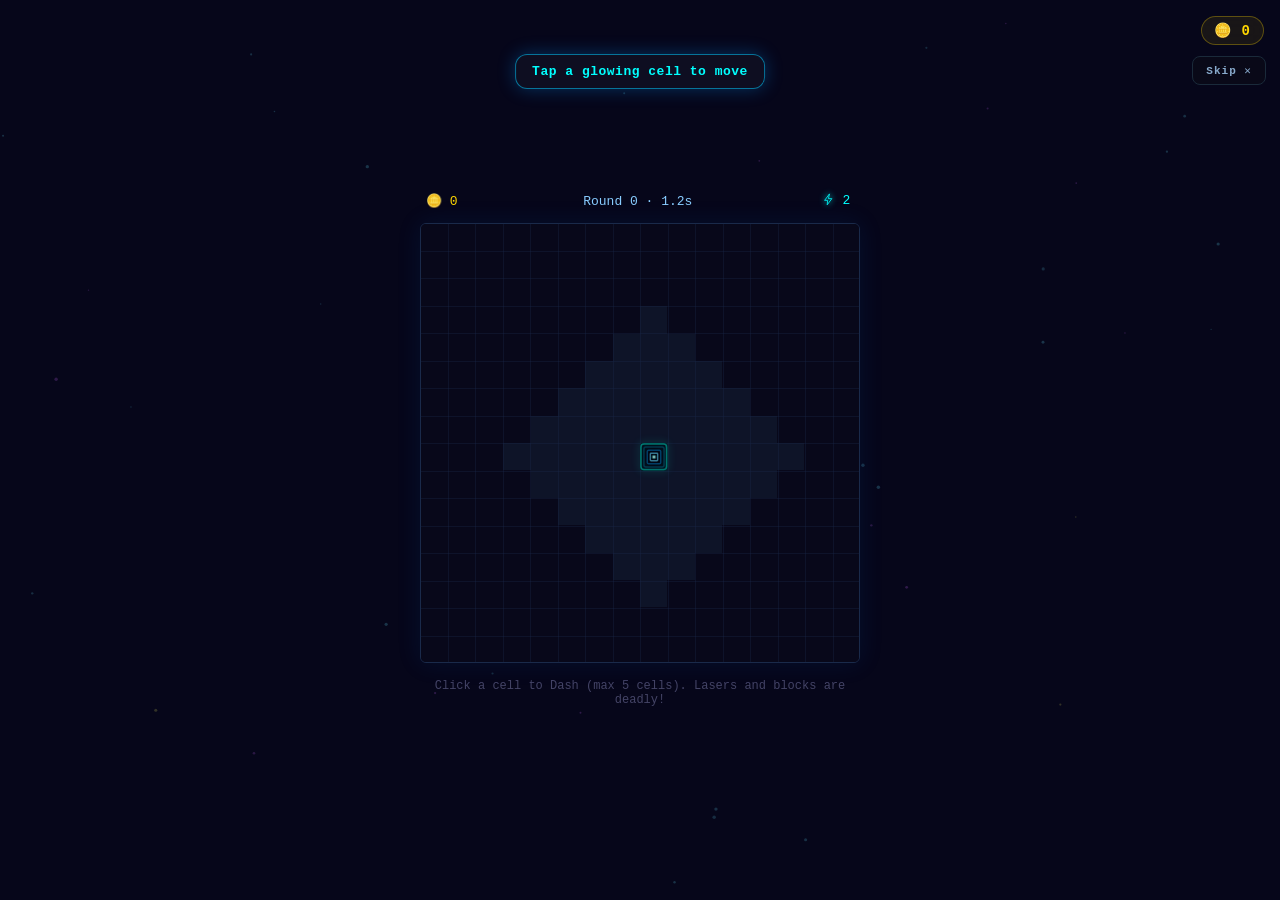
<file: index.html>
<!DOCTYPE html>
<html lang="en">
<head>
<meta charset="UTF-8">
<meta name="viewport" content="width=device-width, initial-scale=1.0, user-scalable=no">
<title>Gridlock</title><!-- [1.9.1] renamed -->
<!-- [2.0-sdk] CrazyGames SDK. Loaded first and synchronously, as CrazyGames advises, so the
     loading clock starts as early as possible. Deliberately NOT async: window.CrazyGames must
     exist by the time js/sdk.js runs, or the SDK would be permanently skipped on CrazyGames
     itself. Off CrazyGames the file simply isn't there (or reports a disabled environment) and
     js/sdk.js falls back to standalone — see the environment gate there. -->
<script src="https://sdk.crazygames.com/crazygames-sdk-v3.js"></script>
<link rel="stylesheet" href="cube_master.css?v=2.0-final">
</head>
<body>
<div id="intro-overlay"></div>
<canvas id="bg-canvas"></canvas>
<div id="menu-coins">🪙 0</div>
<!-- [2.0-capybara] Idle-menu easter egg — hidden by default, shown only by js/capybara.js
     while #screen-start is the active screen. Fixed + independent of screen-start's own
     stacking so it can be driven purely from JS regardless of which screen is on top. -->
<div id="capybara-egg" class="capybara-egg" style="display:none">
  <canvas id="capybara-sprite" class="capybara-sprite" width="18" height="10"></canvas>
  <div id="capybara-bubble" class="capybara-bubble"></div>
</div>

<!-- MAIN MENU --> <!-- [1.9.1] translated -->
<div id="screen-start" class="screen-base">
  <div id="menu-title">Gridlock<br></div>
  <div id="menu-sub">v1.0</div>

  <!-- CENTER: main game buttons --> <!-- [1.9.1] translated -->
  <div id="menu-center">
    <button class="menu-btn menu-btn-normal" id="btn-start" style="width:100%;">▶ NORMAL</button><!-- [1.9] -->
    <button class="menu-btn menu-btn-hard"   id="btn-hard"  style="width:100%;">
      🔥 HARD <span class="menu-btn-desc">1.6× faster · +3 🪙</span><!-- [1.9.1] updated multiplier -->
    </button>
    <button class="menu-btn menu-btn-modes" id="btn-modes" style="width:100%;"><svg class="ui-ico ui-ico-lead" viewBox="0 0 24 24"><!-- [2.0-deemoji] gamepad --><rect x="2.2" y="7.4" width="19.6" height="9.2" rx="4.6"/><line x1="7.4" y1="10.4" x2="7.4" y2="13.6"/><line x1="5.8" y1="12" x2="9" y2="12"/><circle cx="16.2" cy="11.2" r=".95"/><circle cx="18.4" cy="13.4" r=".95"/></svg>MODES</button><!-- [1.10] -->
    <button class="menu-btn menu-btn-tutorial" id="btn-tutorial" style="width:100%;"><svg class="ui-ico ui-ico-lead" viewBox="0 0 24 24"><!-- [2.0-deemoji] open book --><path d="M12 6.6C10.3 5.2 8.2 4.5 5.4 4.5H2.8v13.4h2.6c2.8 0 4.9.7 6.6 2.1"/><path d="M12 6.6c1.7-1.4 3.8-2.1 6.6-2.1h2.6v13.4h-2.6c-2.8 0-4.9.7-6.6 2.1"/><line x1="12" y1="6.6" x2="12" y2="20"/></svg>TUTORIAL</button>
    <button class="menu-btn" id="btn-world-switch" style="width:100%;display:none">✦ SWITCH WORLD</button><!-- [2.0-s1] -->
  </div>

  <!-- BOTTOM BAR: secondary navigation --> <!-- [1.9.1] translated -->
  <div id="menu-bar">
    <button class="menu-bar-btn" id="bar-missions">
      <span class="menu-bar-icon"><!-- [2.0-deemoji] clipboard -->
        <svg viewBox="0 0 24 24"><path d="M9 4.5H6.5A1.5 1.5 0 0 0 5 6v13.5A1.5 1.5 0 0 0 6.5 21h11a1.5 1.5 0 0 0 1.5-1.5V6a1.5 1.5 0 0 0-1.5-1.5H15"/><rect x="9" y="2.6" width="6" height="3.8" rx="1.2"/><line x1="8.5" y1="11" x2="15.5" y2="11"/><line x1="8.5" y1="14.5" x2="15.5" y2="14.5"/><line x1="8.5" y1="18" x2="13" y2="18"/></svg>
      </span>
      <span class="menu-bar-label">MISSIONS</span><!-- [1.9] -->
    </button>
    <button class="menu-bar-btn" id="bar-shop">
      <span class="menu-bar-icon"><!-- [2.0-deemoji] cart -->
        <svg viewBox="0 0 24 24"><path d="M2.6 3.4h2.6l2.4 11h9.8l2-7.4H6.2"/><circle cx="9.2" cy="19" r="1.5"/><circle cx="16.6" cy="19" r="1.5"/></svg>
      </span>
      <span class="menu-bar-label">SHOP</span><!-- [1.9] -->
    </button>
    <button class="menu-bar-btn" id="bar-stats">
      <span class="menu-bar-icon"><!-- [2.0-deemoji] bar chart -->
        <svg viewBox="0 0 24 24"><line x1="3.4" y1="20.4" x2="20.6" y2="20.4"/><line x1="7" y1="20.4" x2="7" y2="13"/><line x1="12" y1="20.4" x2="12" y2="7.5"/><line x1="17" y1="20.4" x2="17" y2="10.5"/></svg>
      </span>
      <span class="menu-bar-label">STATS</span><!-- [1.9] -->
    </button>
    <button class="menu-bar-btn" id="bar-reset">
      <span class="menu-bar-icon"><!-- [2.0-deemoji] trash -->
        <svg viewBox="0 0 24 24"><line x1="3.6" y1="6.2" x2="20.4" y2="6.2"/><path d="M5.9 6.2h12.2l-.9 13a1.5 1.5 0 0 1-1.5 1.4H8.3a1.5 1.5 0 0 1-1.5-1.4Z"/><path d="M9.3 6.2V4.4a1.4 1.4 0 0 1 1.4-1.4h2.6a1.4 1.4 0 0 1 1.4 1.4v1.8"/><line x1="10.4" y1="10.2" x2="10.4" y2="16.8"/><line x1="13.6" y1="10.2" x2="13.6" y2="16.8"/></svg>
      </span>
      <span class="menu-bar-label">RESET</span>
    </button>
  </div>
</div>

<!-- STATISTICS SCREEN --> <!-- [1.9.1] translated -->
<div id="screen-stats" class="screen-base">
  <h2><svg class="ui-ico ui-ico-lead" viewBox="0 0 24 24"><!-- [2.0-deemoji] bar chart --><line x1="3.4" y1="20.4" x2="20.6" y2="20.4"/><line x1="7" y1="20.4" x2="7" y2="13"/><line x1="12" y1="20.4" x2="12" y2="7.5"/><line x1="17" y1="20.4" x2="17" y2="10.5"/></svg>STATISTICS</h2><!-- [1.9] -->
  <div id="stats-tabs"><!-- [2.0-s3] -->
    <button class="stats-tab active" id="stats-tab-w1">⚡ WORLD 1</button>
    <button class="stats-tab" id="stats-tab-w2">✦ WORLD 2</button>
  </div>
  <div id="stats-coins-row">
    <div class="stat-coins-lbl" id="st-coins-lbl">WALLET</div><!-- [1.9] -->
    <div class="stat-coins-val" id="st-coins">0 🪙</div>
  </div>
  <div id="stats-grid">
    <div class="stat-box">
      <div class="stat-val" id="st-best-time">0s</div>
      <div class="stat-lbl">BEST TIME</div><!-- [1.9] -->
    </div>
    <div class="stat-box">
      <div class="stat-val" id="st-best-round">0</div>
      <div class="stat-lbl">BEST ROUND</div><!-- [1.9] -->
    </div>
    <div class="stat-box">
      <div class="stat-val" id="st-games">0</div>
      <div class="stat-lbl">GAMES PLAYED</div><!-- [1.9] -->
    </div>
    <div class="stat-box">
      <div class="stat-val" id="st-skins">0</div>
      <div class="stat-lbl">SKINS</div><!-- [1.9] -->
    </div>
  </div>
  <div id="stats-grid-2"><!-- [1.9.2] -->
    <div class="stat-box">
      <div class="stat-val" id="st-lasers">0</div>
      <div class="stat-lbl" id="st-lasers-lbl">LASERS DODGED</div><!-- [2.0-s3] -->
    </div>
    <div class="stat-box">
      <div class="stat-val" id="st-time">0m</div>
      <div class="stat-lbl">TIME PLAYED</div>
    </div>
    <div class="stat-box">
      <div class="stat-val" id="st-coins-total">0</div>
      <div class="stat-lbl" id="st-coins-total-lbl">COINS EARNED</div><!-- [2.0-s3] -->
    </div>
    <div class="stat-box">
      <div class="stat-val" id="st-best-combo">—</div>
      <div class="stat-lbl">BEST COMBO</div>
    </div>
  </div>
  <button id="stats-close">← BACK TO MENU</button><!-- [1.9] -->
</div>

<!-- MISSIONS SCREEN --> <!-- [1.9.1] translated -->
<div id="screen-missions" class="screen-base">
  <div id="missions-header">
    <div id="missions-title"><svg class="ui-ico ui-ico-lead" viewBox="0 0 24 24"><!-- [2.0-deemoji] clipboard --><path d="M9 4.5H6.5A1.5 1.5 0 0 0 5 6v13.5A1.5 1.5 0 0 0 6.5 21h11a1.5 1.5 0 0 0 1.5-1.5V6a1.5 1.5 0 0 0-1.5-1.5H15"/><rect x="9" y="2.6" width="6" height="3.8" rx="1.2"/><line x1="8.5" y1="11" x2="15.5" y2="11"/><line x1="8.5" y1="14.5" x2="15.5" y2="14.5"/><line x1="8.5" y1="18" x2="13" y2="18"/></svg>MISSIONS</div><!-- [1.9] -->
    <div id="missions-week-badge">Normal Day</div><!-- [2.0-s4] daily -->
  </div>
  <div id="missions-timer">Loading...</div><!-- [1.9] -->
  <div id="missions-list"></div>
  <div id="missions-bonus-card">
    <div id="missions-bonus-title"><svg class="ui-ico ui-ico-lead" viewBox="0 0 24 24"><!-- [2.0-deemoji] trophy --><path d="M7.6 3.4h8.8v5.2a4.4 4.4 0 0 1-8.8 0Z"/><path d="M7.6 4.8H4.9v1.9a3.2 3.2 0 0 0 3 3.2"/><path d="M16.4 4.8h2.7v1.9a3.2 3.2 0 0 1-3 3.2"/><line x1="12" y1="13" x2="12" y2="17"/><path d="M8.6 20.6h6.8l-.7-3.6H9.3Z"/></svg>BONUS FOR ALL MISSIONS</div><!-- [1.9] -->
    <div id="missions-bonus-desc">Complete all 3 missions</div><!-- [1.9] -->
    <button id="missions-bonus-btn" disabled>CLAIM BONUS</button><!-- [1.9] -->
  </div>
  <button id="missions-close">← BACK TO MENU</button><!-- [1.9] -->
</div>

<!-- GAME MODES SCREEN --> <!-- [1.10] -->
<div id="screen-modes" class="screen-base">
  <div id="modes-header">
    <span id="modes-title">GAME MODES</span>
  </div>
  <div id="modes-list">
    <div class="mode-card" id="mode-card-timeattack">
      <div class="mode-card-icon"><!-- [2.0-w1fix] stopwatch -->
        <svg viewBox="0 0 24 24"><circle cx="12" cy="13.5" r="7.5"/><polyline points="12,9 12,13.5 15,15.5"/><line x1="9.5" y1="2.5" x2="14.5" y2="2.5"/><line x1="12" y1="2.5" x2="12" y2="6"/></svg>
      </div>
      <div class="mode-card-name">TIME ATTACK</div>
      <div class="mode-card-desc">60 seconds — score as many rounds as possible</div>
      <div class="mode-card-status"></div>
    </div>
    <div class="mode-card" id="mode-card-hardcore">
      <div class="mode-card-icon"><!-- [2.0-w1fix] cracked heart — one life -->
        <svg viewBox="0 0 24 24"><path d="M12 20.5 3.8 12.3a4.9 4.9 0 0 1 6.9-6.9l1.3 1.3 1.3-1.3a4.9 4.9 0 0 1 6.9 6.9Z"/><polyline points="12,6.7 10,12 13.5,13.2 11.4,20.1"/></svg>
      </div>
      <div class="mode-card-name">HARDCORE</div>
      <div class="mode-card-desc">One life per day — death locks you out till midnight</div>
      <div class="mode-card-status"></div>
    </div>
    <div class="mode-card" id="mode-card-daily">
      <div class="mode-card-icon"><!-- [2.0-w1fix] calendar -->
        <svg viewBox="0 0 24 24"><rect x="3.2" y="5" width="17.6" height="16" rx="2.5"/><line x1="3.2" y1="10" x2="20.8" y2="10"/><line x1="8" y1="2.6" x2="8" y2="6.4"/><line x1="16" y1="2.6" x2="16" y2="6.4"/><circle cx="12" cy="15.5" r="1.6"/></svg>
      </div>
      <div class="mode-card-name">DAILY</div>
      <div class="mode-card-desc">Today's fixed challenge — one attempt, shared by all</div>
      <div class="mode-card-status"></div>
    </div>
  </div>
  <button class="menu-btn" id="btn-modes-back" style="width:min(300px,88vw);margin-top:8px;">← BACK</button>
</div>

<!-- [2.0-s4h] old text tutorial removed — tutorial now runs live on #app -->

<!-- WORLD CHOICE --> <!-- [2.0-s1] -->
<div id="screen-world-choice" class="screen-base">
  <div id="wc-title">✦ VOID KING DEFEATED</div>
  <div id="wc-subtitle">You have torn a rift in the grid.</div>
  <div id="wc-options">
    <div class="wc-card" id="wc-world1">
      <div class="wc-card-icon">⚡</div>
      <div class="wc-card-name">CONTINUE</div>
      <div class="wc-card-desc">Keep playing in the neon grid — Round 61 awaits</div>
    </div>
    <div class="wc-card" id="wc-world2">
      <div class="wc-card-icon">✦</div>
      <div class="wc-card-name">ENTER THE VOID</div>
      <div class="wc-card-desc">Step into the cosmic world — new dangers, new rewards</div>
    </div>
  </div>
  <div id="wc-note">You can switch worlds from the main menu at any time.</div>
</div>

<!-- CUBEK 2.0 INTRO --> <!-- [2.0-s1] -->
<div id="screen-cubek2" class="screen-base">
  <div id="cubek2-face">✦</div>
  <div id="cubek2-bubble">
    <div id="cubek2-name">CUBEK 2.0</div>
    <div id="cubek2-text"></div>
  </div>
  <button id="cubek2-next">NEXT →</button>
</div>

<!-- RESET DIALOG --> <!-- [1.9.1] translated -->
<div id="reset-dialog" style="position:fixed;inset:0;width:100vw;height:100dvh;
  background:rgba(0,0,0,.85);z-index:100;display:flex;flex-direction:column;
  align-items:center;justify-content:center;gap:16px;
  visibility:hidden;pointer-events:none;">
  <div style="font-size:16px;color:#ff4444;letter-spacing:2px;"><svg class="ui-ico ui-ico-lead" viewBox="0 0 24 24"><!-- [2.0-deemoji] trash --><line x1="3.6" y1="6.2" x2="20.4" y2="6.2"/><path d="M5.9 6.2h12.2l-.9 13a1.5 1.5 0 0 1-1.5 1.4H8.3a1.5 1.5 0 0 1-1.5-1.4Z"/><path d="M9.3 6.2V4.4a1.4 1.4 0 0 1 1.4-1.4h2.6a1.4 1.4 0 0 1 1.4 1.4v1.8"/><line x1="10.4" y1="10.2" x2="10.4" y2="16.8"/><line x1="13.6" y1="10.2" x2="13.6" y2="16.8"/></svg>RESET DATA</div><!-- [1.9] -->
  <div style="font-size:13px;color:#88aacc;text-align:center;max-width:260px;line-height:1.6;">
    Delete all coins, skins and statistics?<br>This cannot be undone.<!-- [1.9] -->
  </div>
  <div style="display:flex;gap:12px;">
    <button id="reset-confirm" style="background:#f44;color:#fff;border:none;
      padding:12px 28px;font-family:monospace;font-size:14px;font-weight:bold;
      border-radius:8px;cursor:pointer;">YES, DELETE</button><!-- [1.9] -->
    <button id="reset-cancel" style="background:#0f0f22;color:#88aacc;
      border:1.5px solid #334;padding:12px 28px;font-family:monospace;
      font-size:14px;border-radius:8px;cursor:pointer;">CANCEL</button><!-- [1.9] -->
  </div>
</div>

<!-- GAME --> <!-- [1.9.1] translated -->
<div id="app" class="screen-base">
  <div id="hud">
    <div id="hud-coins">🪙 0</div>
    <div id="hud-info">Round 0 · 0.0s</div><!-- [1.9] -->
    <!-- [2.0-deemoji] HUD icons are static SVG + a value span, so the 100ms HUD tick only
         writes text and never re-parses markup. stroke:currentColor makes each icon follow
         its element's state colour (.urgent, .bh-ready, .bh-cooldown, body.world2). -->
    <div id="hud-dash"><svg class="hud-ico" viewBox="0 0 24 24"><!-- bolt --><path d="M13.4 2.2 4.8 13.6h5.6l-.8 8.2 8.6-11.4h-5.6Z"/></svg> <span id="hud-dash-val">–</span></div>
    <div id="hud-blackhole" style="display:none"><svg class="hud-ico" viewBox="0 0 24 24"><!-- singularity --><ellipse cx="12" cy="12" rx="9.6" ry="4.4"/><circle cx="12" cy="12" r="2.9"/></svg> <span id="hud-blackhole-val"></span></div><!-- [2.0-s2] -->
    <div id="hud-timer" style="display:none"><svg class="hud-ico" viewBox="0 0 24 24"><!-- stopwatch --><circle cx="12" cy="13.5" r="7.5"/><polyline points="12,9 12,13.5 15,15.5"/><line x1="9.5" y1="2.5" x2="14.5" y2="2.5"/><line x1="12" y1="2.5" x2="12" y2="6"/></svg> <span id="hud-timer-val"></span></div><!-- [1.10] -->
    <div id="hud-combo" style="display:none"><svg class="hud-ico" viewBox="0 0 24 24"><!-- flame --><path d="M12 21.4c3.5 0 6-2.4 6-5.6 0-4.4-4.3-6-4.3-9.6 0-1.3.5-2.4 1.1-3.2-4 .9-7.3 4.3-7.3 8.6 0 1.7.7 3 .7 4.1 0 1-.7 1.7-1.5 1.7 0 2.3 2.3 4 5.3 4Z"/></svg> <span id="hud-combo-val"></span></div><!-- [1.9.2] -->
    <div id="hud-gridlock" style="display:none"><svg class="hud-ico" viewBox="0 0 24 24"><!-- bolt --><path d="M13.4 2.2 4.8 13.6h5.6l-.8 8.2 8.6-11.4h-5.6Z"/></svg> <span id="hud-gridlock-val"></span></div><!-- [1.12] -->
    <button id="hud-pause-btn" aria-label="Pause"><!-- [2.0-pause] pauses the game -->
      <svg class="hud-ico" viewBox="0 0 24 24"><rect x="6" y="4" width="4" height="16"/><rect x="14" y="4" width="4" height="16"/></svg>
    </button>
  </div>
  <div id="board-wrap">
    <div id="board"></div>
    <canvas id="anim-canvas"></canvas>
    <div id="board-tear"><!-- [2.0-s3.4] Grid Glitch lightning bolt overlay -->
      <svg id="bolt-svg" viewBox="0 0 100 100" preserveAspectRatio="none">
        <polyline id="bolt-line" vector-effect="non-scaling-stroke"></polyline>
      </svg>
    </div>
  </div>
  <div id="msg">Click a cell to Dash (max 5 cells). Lasers and blocks are deadly!</div><!-- [1.9] -->
  <div id="combo-flash"></div><!-- [1.9.2] -->
  <div id="round-mod-banner"></div><!-- [2.0-s3] -->
  <div id="tut-coach" style="display:none"></div><!-- [2.0-s4h] one-line coachmark bubble -->
  <button id="tut-skip" style="display:none">Skip ✕</button><!-- [2.0-s4h] corner skip, whole tutorial -->
</div>

<!-- [2.0-pause] PAUSE OVERLAY — same skeleton as #death-overlay, but visually distinct so the
     two states never read alike: lighter scrim, calm cyan title, no flicker animation. -->
<div id="pause-overlay">
  <div id="pause-title">PAUSED</div>
  <div style="display:flex;gap:10px;margin-top:16px;">
    <button class="btn-glass" id="pause-resume-btn" style="font-size:13px;padding:12px 20px;">▶ RESUME</button>
    <button class="btn-glass" id="pause-menu-btn" style="font-size:13px;padding:12px 20px;background:rgba(100,100,150,.15);color:#88aacc;box-shadow:none;border:1.5px solid #334;">☰ MENU</button>
  </div>
</div>

<!-- DEATH OVERLAY -->
<div id="death-overlay">
  <div id="death-title">GAME OVER</div>
  <div id="death-stats"></div>
  <!-- [2.0-ads] Rewarded offers, on their own row ABOVE the real actions so they never read as the
       primary path out of this screen. Static elements, not part of the #death-stats innerHTML
       rebuild, so their .onclick survives between deaths. js/ads-rewards.js shows them; with no
       CrazyGames SDK they stay hidden forever. -->
  <div style="display:flex;flex-direction:column;gap:8px;margin-top:4px;align-items:center;">
    <button class="btn-glass" id="death-revive-btn" style="display:none;font-size:12px;padding:10px 16px;background:linear-gradient(135deg,#00dd88,#00aa55);color:#000;">▶ WATCH AD TO CONTINUE</button>
    <button class="btn-glass" id="death-ad-btn" style="display:none;font-size:12px;padding:10px 16px;background:linear-gradient(135deg,#ffd700,#ff8800);color:#000;">▶ WATCH AD FOR 2× COINS</button>
  </div>
  <div style="display:flex;gap:10px;margin-top:4px;">
    <button class="btn-glass" id="btn-retry" style="font-size:13px;padding:12px 20px;">↺ PLAY AGAIN</button><!-- [1.9] -->
    <button class="btn-glass" id="btn-to-menu" style="font-size:13px;padding:12px 20px;background:rgba(100,100,150,.15);color:#88aacc;box-shadow:none;border:1.5px solid #334;">☰ MENU</button>
  </div>
</div>

<!-- SHOP --> <!-- [1.9.1] translated -->
<div id="shop">
  <div id="shop-header">
    <h2>SHOP</h2><!-- [1.9] -->
    <div id="shop-bal">🪙 0</div>
  </div>
  <!-- [1.9] Shop tabs -->
  <div id="shop-tabs">
    <button class="shop-tab active" id="shop-tab-cube">CUBE</button>
    <button class="shop-tab" id="shop-tab-bl">BOARD &amp; LASERS</button>
  </div>
  <div id="shop-grid"></div>
  <!-- [1.9] Board & Laser tab content -->
  <div id="shop-grid-bl" style="display:none;"></div>
  <button id="shop-close">← Back</button><!-- [1.9] -->
</div>

<!-- VOID SHOP (World 2 loot box) --> <!-- [2.0-s5c] -->
<div id="void-shop">
  <div id="void-shop-header">
    <h2>VOID SHOP</h2>
    <div id="void-bal">✦ 0</div>
  </div>
  <div id="void-opener"></div>
  <div id="void-collection"></div>
  <button id="void-shop-close">← Back</button>
</div>
<!-- VOID reveal modal (reel + item reveal) --> <!-- [2.0-s5c] -->
<div id="void-reveal">
  <div id="void-reel-viewport">
    <div id="void-reel-strip"></div>
    <div id="void-reel-pointer"></div>
  </div>
  <div id="void-reveal-card"></div>
  <button id="void-reveal-ok">CONTINUE</button>
</div>

<!-- [MODULE] LOAD ORDER IS SIGNIFICANT. These are plain scripts sharing one global
     scope (no build step - GitHub Pages serves this as-is), so any binding must be
     declared before top-level code that runs at load time uses it. Hence:
     constants -> state -> dom -> everything else -> main last.
     main.js holds all the event wiring and the bootstrap, so it must stay last. -->
<script src="js/constants.js?v=2.0-final"></script>
<script src="js/state.js?v=2.0-final"></script>
<script src="js/dom.js?v=2.0-final"></script>
<script src="js/persistence.js?v=2.0-final"></script>
<script src="js/skins.js?v=2.0-final"></script>
<script src="js/sound.js?v=2.0-final"></script>
<script src="js/board-render.js?v=2.0-final"></script>
<script src="js/hazards.js?v=2.0-final"></script>
<script src="js/rounds.js?v=2.0-final"></script>
<script src="js/bosses.js?v=2.0-final"></script>
<script src="js/world2.js?v=2.0-final"></script>
<script src="js/screens.js?v=2.0-final"></script>
<script src="js/shop.js?v=2.0-final"></script>
<script src="js/lootbox.js?v=2.0-final"></script>
<script src="js/missions.js?v=2.0-final"></script>
<script src="js/tutorial.js?v=2.0-final"></script>
<script src="js/capybara.js?v=2.0-final"></script>
<script src="js/pause.js?v=2.0-final"></script><!-- [2.0-pause] pauseGame/resumeGame — sdk.js and ads-rewards.js both call them -->
<script src="js/sdk.js?v=2.0-final"></script><!-- [2.0-sdk] after sound.js (audioCtx) and pause.js -->
<script src="js/ads-rewards.js?v=2.0-final"></script><!-- [2.0-ads] after sdk.js (ad helpers) and lootbox.js (_resolveBoxOpen) -->
<script src="js/main.js?v=2.0-final"></script>
</body>
</html>
</file>
<file: cube_master.css>
/* ═══════════════════════════════════════════════
   GRIDLOCK — Stylesheet
═══════════════════════════════════════════════ */ /* [1.9.1] renamed */

/* ═══════════════════════════════════════════════
   GRIDLOCK v1.9.1 — Premium Neon UI
   ═══════════════════════════════════════════════ */ /* [1.9.1] renamed */

* { margin:0; padding:0; box-sizing:border-box; -webkit-tap-highlight-color:transparent; }
html,body { height:100%; width:100%; overflow:hidden; overscroll-behavior:none;
  background:#06061a; color:#e0f4ff; font-family:'Courier New',monospace; position:fixed; }

/* ── LINE-ART ICONS ── */ /* [2.0-deemoji] replaces the emoji that used to sit in these slots
   stroke:currentColor is the whole trick — each icon inherits its context's colour, so every
   existing state rule (#missions-title gold, .urgent red, bh-ready purple,
   body.world2 purple) themes the icons for free, with no per-icon colour rules. */
.ui-ico { width:1em; height:1em; display:inline-block; vertical-align:-.12em; overflow:visible;
  fill:none; stroke:currentColor; stroke-width:1.5; stroke-linecap:round; stroke-linejoin:round;
  filter:drop-shadow(0 0 4px currentColor); }
.menu-bar-icon svg, .hud-ico { fill:none; stroke:currentColor; stroke-width:1.5;
  stroke-linecap:round; stroke-linejoin:round; overflow:visible; }
.menu-bar-icon svg { filter:drop-shadow(0 0 5px currentColor); }
.hud-ico { width:13px; height:13px; display:inline-block; vertical-align:-.15em;
  filter:drop-shadow(0 0 3px currentColor); }
.ui-ico-lead { margin-right:.42em; } /* icon leading a text label */

/* ── BACKGROUND PARTICLES ── */ /* [1.9.1] translated */
#bg-canvas { position:fixed; inset:0; z-index:0; pointer-events:none; opacity:.55; }

/* ── SCREEN BASE ── */
.screen-base { position:fixed; inset:0; width:100vw; height:100dvh;
  display:flex; flex-direction:column; align-items:center;
  visibility:hidden; pointer-events:none; opacity:0; transition:opacity .15s ease; } /* [1.9.3] */

/* ── MAIN MENU ── */ /* [1.9.1] translated */
#screen-start { justify-content:center; gap:0; z-index:50; background:transparent; }
#menu-bg-glow { position:absolute; top:20%; left:50%; transform:translateX(-50%);
  width:260px; height:160px; border-radius:50%;
  background:radial-gradient(ellipse,rgba(0,220,255,.08) 0%,transparent 70%);
  pointer-events:none; filter:blur(20px); }

/* LOGO */
#menu-logo-wrap { position:relative; margin-bottom:8px; text-align:center; }
#menu-title { font-size:48px; letter-spacing:10px; color:#0ff; display:block;
  text-shadow:0 0 10px #0ff, 0 0 30px #0af, 0 0 60px #08f; /* [1.9.1] fix invalid hex */
  animation:logo-float 3.5s ease-in-out infinite, logo-pulse 4s ease-in-out infinite; }
#menu-sub { font-size:10px; color:#1e3a4a; letter-spacing:4px; margin-bottom:30px;
  text-align:center; }
@keyframes logo-float {
  0%,100% { transform:translateY(0); }
  50%      { transform:translateY(-6px); }
}
@keyframes logo-pulse {
  0%,80%,100% { text-shadow:0 0 10px #0ff, 0 0 30px #0af, 0 0 60px #08f; } /* [1.9.1] fix invalid hex */
  88%          { text-shadow:0 0 20px #fff, 0 0 50px #0ff, 0 0 90px #0af, 0 0 120px #08f; }
}

/* MENU HUB — Option C */ /* [1.9.1] translated */
#screen-start { justify-content:center; gap:0; z-index:50; background:transparent; }

/* Center — main game buttons */ /* [1.9.1] translated */
#menu-center { display:flex; flex-direction:column; align-items:center;
  gap:12px; width:min(300px,88vw); z-index:1; margin-bottom:32px; }

.menu-btn-normal { font-size:18px; padding:18px 0;
  background:linear-gradient(135deg,#00d4ff,#0077ff); color:#000;
  box-shadow:0 0 24px rgba(0,180,255,.5), inset 0 1px 0 rgba(255,255,255,.2); }
.menu-btn-normal:hover { box-shadow:0 0 36px rgba(0,200,255,.75); }

.menu-btn-hard { font-size:16px; padding:15px 0;
  background:linear-gradient(135deg,#ff4400,#ff0080); color:#fff;
  box-shadow:0 0 20px rgba(255,60,0,.45), inset 0 1px 0 rgba(255,255,255,.15); }
.menu-btn-hard:hover { box-shadow:0 0 32px rgba(255,80,0,.7); }

.menu-btn-tutorial { font-size:13px; padding:11px 0;
  background:rgba(0,255,150,.06); color:#0fa;
  border:1.5px solid rgba(0,255,150,.4); }
.menu-btn-tutorial:hover { box-shadow:0 0 16px rgba(0,255,150,.3); border-color:#0fa; }

.menu-btn-modes { font-size:14px; padding:13px 0; /* [1.10] */
  background:rgba(170,0,255,.08); color:#cc44ff;
  border:1.5px solid rgba(170,0,255,.4); }
.menu-btn-modes:hover { box-shadow:0 0 18px rgba(170,0,255,.35); border-color:#cc44ff; }

/* Bottom icon bar */ /* [1.9.1] translated */
#menu-bar { display:flex; align-items:center; justify-content:center;
  gap:8px; width:min(360px,94vw); z-index:1; flex-wrap:wrap; }

.menu-bar-btn { display:flex; flex-direction:column; align-items:center; gap:4px;
  background:rgba(255,255,255,.04); border:1.5px solid rgba(255,255,255,.08);
  border-radius:14px; padding:10px 0; cursor:pointer; flex:1; min-width:56px;
  font-family:inherit; transition:transform .15s, background .15s, border-color .15s;
  -webkit-tap-highlight-color:transparent; }
.menu-bar-btn:hover  { transform:scale(1.08); background:rgba(255,255,255,.08); }
.menu-bar-btn:active { transform:scale(.94); }
.menu-bar-icon { font-size:22px; line-height:0; } /* [2.0-deemoji] line-height:0 — SVG sets its own box */
.menu-bar-icon svg { width:22px; height:22px; display:block; } /* [2.0-deemoji] see .ui-ico for fill/stroke */
.menu-bar-label { font-size:9px; letter-spacing:1px; color:#446;
  font-family:monospace; text-transform:uppercase; }

/* Bar colors */ /* [1.9.1] translated */
/* [2.0-deemoji] .menu-bar-icon carries the accent hue; the SVG inside strokes with currentColor */
#bar-missions  { border-color:rgba(255,215,0,.25); }
#bar-missions  .menu-bar-label { color:#664; }
#bar-missions  .menu-bar-icon  { color:#ffd700; }
#bar-missions.lucky    { border-color:#ffd700; animation:lucky-shimmer 1.6s infinite; }
#bar-missions.luckiest { animation:rainbow-border 1.8s linear infinite; }
#bar-shop      { border-color:rgba(0,200,255,.2); }
#bar-shop      .menu-bar-label { color:#246; }
#bar-shop      .menu-bar-icon  { color:#0cf; }
#bar-stats     { border-color:rgba(255,215,0,.15); }
#bar-stats     .menu-bar-label { color:#443; }
#bar-stats     .menu-bar-icon  { color:#ffd700; }
#bar-reset     { border-color:rgba(255,50,50,.2); }
#bar-reset     .menu-bar-label { color:#422; }
#bar-reset     .menu-bar-icon  { color:#ff4444; }

/* MENU BUTTONS */ /* [1.9.1] translated */
.menu-btn {
  width:100%; padding:15.4px 0; border:none; border-radius:14px; cursor:pointer;
  font-family:inherit; font-size:15px; font-weight:bold; letter-spacing:2px;
  display:flex; align-items:center; justify-content:center; gap:10px;
  position:relative; overflow:hidden;
  transition:transform .18s cubic-bezier(.34,1.56,.64,1), box-shadow .18s ease,
             filter .18s ease;
  will-change:transform;
  -webkit-tap-highlight-color:transparent;
}
.menu-btn::after {
  content:''; position:absolute; inset:0;
  background:linear-gradient(105deg, transparent 40%, rgba(255,255,255,.12) 50%, transparent 60%);
  transform:translateX(-100%);
  transition:transform .5s ease;
}
.menu-btn:hover::after, .menu-btn:active::after { transform:translateX(100%); }
.menu-btn:hover  { transform:scale(1.05); box-shadow:0 0 22px rgba(0,200,255,.4); } /* [1.9.3] */
.menu-btn:active { transform:scale(.97); }

.menu-btn-normal {
  background:linear-gradient(135deg,#00d4ff,#0077ff);
  color:#000; box-shadow:0 0 18px rgba(0,180,255,.45), inset 0 1px 0 rgba(255,255,255,.2);
}
.menu-btn-normal:hover { box-shadow:0 0 30px rgba(0,200,255,.7), inset 0 1px 0 rgba(255,255,255,.25); }

.menu-btn-hard {
  background:linear-gradient(135deg,#ff4400,#ff0080);
  color:#fff; box-shadow:0 0 18px rgba(255,60,0,.4), inset 0 1px 0 rgba(255,255,255,.15);
}
.menu-btn-hard:hover { box-shadow:0 0 30px rgba(255,80,0,.7), inset 0 1px 0 rgba(255,255,255,.2); }

.menu-btn-shop {
  background:rgba(0,200,255,.06); color:#0cf;
  border:1.5px solid rgba(0,200,255,.55);
  backdrop-filter:blur(6px); -webkit-backdrop-filter:blur(6px);
  box-shadow:0 0 12px rgba(0,200,255,.12), inset 0 1px 0 rgba(0,200,255,.1);
}
.menu-btn-shop:hover { box-shadow:0 0 22px rgba(0,200,255,.4); border-color:#0cf; }

.menu-btn-missions {
  background:rgba(255,215,0,.06); color:#ffd700;
  border:1.5px solid rgba(255,215,0,.55);
  backdrop-filter:blur(6px); -webkit-backdrop-filter:blur(6px);
  box-shadow:0 0 12px rgba(255,215,0,.12), inset 0 1px 0 rgba(255,215,0,.08);
}
.menu-btn-missions:hover { box-shadow:0 0 22px rgba(255,215,0,.4); border-color:#ffd700; }
.menu-btn-missions.lucky {
  animation:lucky-shimmer 1.6s ease-in-out infinite;
  border-color:#ffd700;
}
.menu-btn-missions.luckiest {
  animation:rainbow-border 1.8s linear infinite;
}
@keyframes lucky-shimmer {
  0%,100% { box-shadow:0 0 12px #ffd700, 0 0 24px #ffd70055; }
  50%      { box-shadow:0 0 22px #ffd700, 0 0 44px #ffd70088, 0 0 60px #ff880033; }
}
@keyframes rainbow-border {
  0%  { box-shadow:0 0 14px #f00;    border-color:#f00;    }
  17% { box-shadow:0 0 14px #ff8800; border-color:#ff8800; }
  33% { box-shadow:0 0 14px #ffff00; border-color:#ffff00; }
  50% { box-shadow:0 0 14px #00ff88; border-color:#00ff88; }
  67% { box-shadow:0 0 14px #0088ff; border-color:#0088ff; }
  83% { box-shadow:0 0 14px #9900ff; border-color:#9900ff; }
  100%{ box-shadow:0 0 14px #f00;    border-color:#f00;    }
}

.menu-btn-stats {
  background:rgba(255,215,0,.04); color:#ffd700;
  border:1.5px solid rgba(255,215,0,.3);
  backdrop-filter:blur(6px); -webkit-backdrop-filter:blur(6px);
}
.menu-btn-stats:hover { box-shadow:0 0 18px rgba(255,215,0,.3); }

.menu-btn-reset {
  background:rgba(255,50,50,.04); color:#f44;
  border:1.5px solid rgba(255,50,50,.35); font-size:13px;
}
.menu-btn-reset:hover { box-shadow:0 0 16px rgba(255,50,50,.3); }

.menu-btn-desc { font-size:9px; opacity:.65; letter-spacing:0; font-weight:normal; }

/* COINS COUNTER (fixed in menu) */ /* [1.9.1] translated */
#menu-coins { position:fixed; top:16px; right:16px; z-index:60;
  font-size:14px; color:#ffd700; font-weight:bold; letter-spacing:1px;
  background:rgba(255,215,0,.08); border:1px solid rgba(255,215,0,.3);
  padding:5px 12px; border-radius:20px; backdrop-filter:blur(8px);
  transition:transform .2s; }
#menu-coins.bump { animation:coin-bump .3s ease; }

/* [2.0-capybara] Idle-menu easter egg. Container is pointer-events:none so it can
   never block a real menu button; only .capybara-bubble (the clickable part) opts
   back in. z-index sits above menu-coins (60) but below every overlay. */
.capybara-egg { position:fixed; top:14px; left:14px; z-index:200;
  pointer-events:none; opacity:0; visibility:hidden;
  display:flex; align-items:flex-start;
  transition:opacity .22s ease, visibility 0s linear .22s; }
.capybara-egg.show { opacity:1; visibility:visible; transition:opacity .22s ease; }
.capybara-sprite { width:54px; height:30px; image-rendering:pixelated;
  filter:drop-shadow(0 2px 5px rgba(0,0,0,.5)); flex-shrink:0; }
.capybara-egg.show .capybara-sprite { animation:capy-pop .38s cubic-bezier(.34,1.56,.64,1) both; }
@keyframes capy-pop {
  0%   { transform:rotate(70deg) scale(.25) translate(-10px,6px); opacity:0; }
  60%  { transform:rotate(70deg) scale(1.1)  translate(0,0);      opacity:1; }
  100% { transform:rotate(70deg) scale(1)    translate(0,0);      opacity:1; }
}
.capybara-bubble { pointer-events:auto; cursor:pointer; position:relative;
  margin:0 0 0 8px; max-width:160px; align-self:center;
  background:rgba(15,15,34,.92); border:1.5px solid rgba(0,200,255,.5);
  border-radius:12px; padding:8px 12px; color:#cdeeff; font-family:inherit;
  font-size:11px; line-height:1.4; letter-spacing:.2px;
  box-shadow:0 0 14px rgba(0,180,255,.2); backdrop-filter:blur(4px);
  transition:transform .12s, border-color .12s; }
.capybara-bubble:hover  { transform:scale(1.04); border-color:#0cf; }
.capybara-bubble:active { transform:scale(.97); }
.capybara-bubble::before, .capybara-bubble::after { content:''; position:absolute;
  top:12px; border:7px solid transparent; }
.capybara-bubble::after  { left:-14px; border-right-color:rgba(0,200,255,.5); }
.capybara-bubble::before { left:-11px; border-right-color:rgba(15,15,34,.92); z-index:1; }
body.world2 .capybara-bubble { background:rgba(20,8,40,.92); border-color:rgba(204,136,255,.55); color:#e8d4ff; }
body.world2 .capybara-bubble:hover { border-color:#cc88ff; }
body.world2 .capybara-bubble::after  { border-right-color:rgba(204,136,255,.55); }
body.world2 .capybara-bubble::before { border-right-color:rgba(20,8,40,.92); }

@keyframes coin-bump {
  0%  { transform:scale(1); }
  50% { transform:scale(1.25); color:#fff; }
  100%{ transform:scale(1); }
}
.hud-bump { animation:coin-bump .3s ease; } /* [1.9.3] */
@keyframes combo-pop { /* [1.9.3] */
  0%   { transform:scale(1); }
  45%  { transform:scale(1.22); filter:brightness(1.5); }
  100% { transform:scale(1); filter:none; } }
.combo-pop { animation:combo-pop .25s ease; } /* [1.9.3] */

/* ── FLOATING COINS EFFECT ── */
.float-coin {
  position:fixed; pointer-events:none; z-index:200;
  font-size:18px; animation:float-up .9s ease-out forwards;
}
@keyframes float-up {
  0%   { opacity:1; transform:translateY(0) scale(1); }
  100% { opacity:0; transform:translateY(-70px) scale(.5); }
}
/* [2.0-ads] Ad-reward payout. Deliberately not .float-coin: it sits centre-screen over the death
   overlay (hence the higher z-index), rises slower and burns hotter, so an ad bonus never reads
   as an ordinary round payout drifting up from the menu counter. */
.ad-reward-float {
  position:fixed; left:50%; top:40%; pointer-events:none; z-index:220;
  font-family:monospace; font-size:22px; font-weight:bold;
  color:#ffd700; text-shadow:0 0 14px #ff8800, 0 0 30px #ff440066;
  animation:ad-reward-rise 1.4s cubic-bezier(.2,.8,.3,1) forwards;
}
/* [2.0-adfix] Same motion as the reward flash, deliberately drained of colour: this one reports
   that nothing was earned, so it must not read as a payout. */
.ad-note-float {
  position:fixed; left:50%; top:44%; pointer-events:none; z-index:220;
  font-family:monospace; font-size:14px; letter-spacing:1px;
  color:#88aacc; text-shadow:0 0 10px rgba(0,0,0,.9);
  animation:ad-reward-rise 1.4s cubic-bezier(.2,.8,.3,1) forwards;
}
@keyframes ad-reward-rise {
  0%   { opacity:0; transform:translate(-50%,10px) scale(.7); }
  18%  { opacity:1; transform:translate(-50%,0) scale(1.15); }
  32%  { transform:translate(-50%,-6px) scale(1); }
  100% { opacity:0; transform:translate(-50%,-90px) scale(.8); }
}
/* [2.0-ads] .de-ad carries .de-bonus too, so the ad row inherits the bonus-row styling in both
   worlds. The class exists as a hook, not as an override — a colour of its own here would fight
   body.world2's palette. */
#combo-flash { /* [1.9.2] */
  position:fixed; top:35%; left:50%; transform:translate(-50%,-50%);
  font-size:16px; font-weight:bold; color:#ff6600;
  text-shadow:0 0 12px #ff4400, 0 0 28px #ff220044;
  pointer-events:none; z-index:150; display:none; letter-spacing:2px;
  transition:opacity 0.4s ease-out; }

/* [2.0-s3] Round Randomizer banner */
#round-mod-banner { position:fixed; top:42%; left:50%; transform:translate(-50%,-50%) scale(.8);
  text-align:center; pointer-events:none; z-index:160; opacity:0; }
#round-mod-banner.show { animation:rmb-pop 1.2s ease-out forwards; }
@keyframes rmb-pop {
  0%   { opacity:0; transform:translate(-50%,-50%) scale(.6); }
  15%  { opacity:1; transform:translate(-50%,-50%) scale(1.08); }
  30%  { transform:translate(-50%,-50%) scale(1); }
  80%  { opacity:1; }
  100% { opacity:0; transform:translate(-50%,-50%) scale(1); }
}
.rmb-name { font-size:24px; font-weight:bold; letter-spacing:3px; color:#ffd700;
  text-shadow:0 0 14px #ff9900, 0 0 30px #ff660066; }
.rmb-hint { font-size:12px; letter-spacing:2px; color:#0cf; margin-top:4px; }
/* World 2 cosmic styling for the banner */
body.world2 .rmb-name { color:#ffd700; text-shadow:0 0 14px #cc88ff, 0 0 30px #9b59b688; }
body.world2 .rmb-hint { color:#cc88ff; }
/* Brief board glow when a modifier starts */
#board-wrap.mod-flash #board { box-shadow:0 0 30px rgba(255,200,60,.55), inset 0 0 18px rgba(255,180,40,.3); }
body.world2 #board-wrap.mod-flash #board { box-shadow:0 0 30px rgba(155,89,182,.6), inset 0 0 18px rgba(204,136,255,.35); }
/* [2.0-s3.4] GRID GLITCH — jagged lightning bolt: displaced tinted halves + bright SVG seam */
#board-tear { position:absolute; inset:0; pointer-events:none; z-index:6; display:none; border-radius:6px; overflow:hidden; }
#board-wrap.board-tear #board-tear { display:block; }
#board-wrap.board-tear #board-tear::before,
#board-wrap.board-tear #board-tear::after {
  content:''; position:absolute; inset:-2px; }
#board-wrap.board-tear #board-tear::before { /* side A — offset −, no fill (only the bolt seam shows) */
  clip-path:var(--tear-a);
  transform:translate(calc(var(--tear-ox) * -1), calc(var(--tear-oy) * -1));
  background:transparent;
  filter:drop-shadow(0 0 3px rgba(140,240,255,.9)); }   /* glow traces the jagged cut */
#board-wrap.board-tear #board-tear::after { /* side B — offset + */
  clip-path:var(--tear-b);
  transform:translate(var(--tear-ox), var(--tear-oy));
  background:transparent;
  filter:drop-shadow(0 0 3px rgba(255,150,255,.9)); }
/* bright cyan+magenta bolt traced over the seam at any angle (static SVG, no per-frame cost) */
#bolt-svg { position:absolute; inset:0; width:100%; height:100%; pointer-events:none; opacity:0; }
#board-wrap.board-tear #bolt-svg { opacity:1; animation:bolt-flicker .9s steps(4) infinite; }
#bolt-line { fill:none; stroke:#dffcff; stroke-width:2; stroke-linejoin:round; stroke-linecap:round;
  filter:drop-shadow(0 0 4px rgba(0,225,255,.95)) drop-shadow(0 0 7px rgba(255,60,220,.9)); }
@keyframes bolt-flicker { 0%,100% { opacity:1; } 50% { opacity:.78; } } /* subtle live crackle (opacity only) */
/* strong one-shot strike shake on activation, settling fast (transform translate only) */
#board-wrap.bolt-strike { animation:bolt-strike .45s ease-out both; }
@keyframes bolt-strike {
  0%  { transform:translate(0,0); }
  10% { transform:translate(-7px,5px); }
  22% { transform:translate(6px,-5px); }
  35% { transform:translate(-5px,-4px); }
  48% { transform:translate(4px,4px); }
  62% { transform:translate(-3px,2px); }
  76% { transform:translate(2px,-2px); }
  88% { transform:translate(-1px,1px); }
  100%{ transform:translate(0,0); } }

/* ── SCREEN TRANSITIONS ── */ /* [1.9.1] translated */
/* Each screen inherits .screen-base */

/* ── MISSIONS SCREEN ── */ /* [1.9.1] translated */
#screen-missions { z-index:50; overflow-y:auto; padding:20px 14px 20px; gap:0;
  background:radial-gradient(ellipse at top, #0a0a1e 0%, #06061a 60%); }
#missions-header { width:100%; max-width:420px; display:flex; align-items:center;
  justify-content:space-between; margin-bottom:6px; }
#missions-title  { font-size:18px; color:#ffd700; letter-spacing:3px; }
#missions-week-badge { font-size:11px; padding:4px 12px; border-radius:20px;
  background:rgba(255,215,0,.08); border:1px solid rgba(255,215,0,.4); color:#ffd700;
  backdrop-filter:blur(4px); }
#missions-week-badge.lucky    { border-color:#ffd700; animation:lucky-shimmer 1.6s infinite; }
#missions-week-badge.luckiest { animation:rainbow-border 1.8s linear infinite; }
#missions-timer { font-size:11px; color:#334; text-align:center; margin-bottom:10px;
  width:100%; max-width:420px; }
.mission-card { width:100%; max-width:420px; margin-bottom:10px;
  background:rgba(12,12,30,.8); border:1.5px solid #1a2a4a; border-radius:14px;
  padding:14px; backdrop-filter:blur(6px);
  animation:card-in .25s ease both; }
@keyframes card-in { from{opacity:0;transform:translateY(10px)} to{opacity:1;transform:none} }
.mission-card.done    { border-color:rgba(255,215,0,.4); }
.mission-card.claimed { border-color:#1a1a2a; opacity:.5; }
.mission-top { display:flex; align-items:flex-start; justify-content:space-between; margin-bottom:8px; }
.mission-name   { font-size:13px; color:#bbc; line-height:1.4; flex:1; }
.mission-reward { font-size:12px; color:#ffd700; white-space:nowrap; margin-left:8px; font-weight:bold; }
.mission-progress-wrap { background:#0a0a1a; border-radius:6px; height:7px; overflow:hidden; margin-bottom:5px; }
.mission-progress-bar { height:100%; border-radius:6px;
  background:linear-gradient(90deg,#0cf,#08f); transition:width .5s ease; }
.mission-card.done .mission-progress-bar { background:linear-gradient(90deg,#ffd700,#ff8800); }
.mission-progress-text { font-size:10px; color:#334; display:flex; justify-content:space-between; }
.mission-claim-btn { width:100%; margin-top:10px; padding:9px 0;
  background:linear-gradient(135deg,#ffd700,#ff8800); color:#000;
  border:none; border-radius:10px; font-family:inherit; font-size:13px;
  font-weight:bold; cursor:pointer; letter-spacing:1px;
  transition:transform .15s, box-shadow .15s; }
.mission-claim-btn:hover { transform:scale(1.02); box-shadow:0 0 16px #ffd70066; }
#missions-bonus-card { width:100%; max-width:420px; margin-bottom:10px; text-align:center;
  background:rgba(12,12,30,.8); border:1.5px solid rgba(255,215,0,.15);
  border-radius:14px; padding:16px; backdrop-filter:blur(6px); }
#missions-bonus-card.ready  { border-color:#ffd700; box-shadow:0 0 18px rgba(255,215,0,.2); }
#missions-bonus-card.claimed { opacity:.45; }
#missions-bonus-title { font-size:13px; color:#ffd700; margin-bottom:4px; }
#missions-bonus-desc  { font-size:11px; color:#446; margin-bottom:8px; }
#missions-bonus-btn   { padding:10px 24px; background:linear-gradient(135deg,#ffd700,#ff6600);
  color:#000; border:none; border-radius:10px; font-family:inherit; font-size:14px;
  font-weight:bold; cursor:pointer; transition:transform .15s; }
#missions-bonus-btn:hover:not(:disabled) { transform:scale(1.04); }
#missions-bonus-btn:disabled { background:#151525; color:#334; cursor:default; }
#missions-close { margin-top:6px; background:none; border:1px solid #1a2a3a; color:#334;
  font-family:inherit; font-size:12px; padding:9px 28px; border-radius:8px; cursor:pointer;
  transition:color .15s, border-color .15s; }
#missions-close:hover { color:#88aacc; border-color:#334; }

/* ── PIN SCREEN ── */ /* [1.9.1] translated */

/* ── TESTER SCREEN ── */ /* [1.9.1] translated */

/* ── STATISTICS SCREEN ── */ /* [1.9.1] translated */
#screen-stats { z-index:50; justify-content:center; gap:16px; padding:20px 16px;
  background:radial-gradient(ellipse at center, #0a0a1e 0%, #06061a 70%); }
#screen-stats h2 { font-size:22px; color:#ffd700; letter-spacing:4px;
  text-shadow:0 0 12px #ffd70066; }
#stats-grid { display:grid; grid-template-columns:1fr 1fr; gap:12px; width:min(280px,85vw); }
#stats-grid-2 { display:grid; grid-template-columns:1fr 1fr; gap:12px; width:min(280px,85vw); } /* [1.9.2] */
.stat-box { background:rgba(15,15,34,.8); border:1.5px solid #1e1e3a; border-radius:12px;
  padding:16px 10px; display:flex; flex-direction:column; align-items:center; justify-content:center; gap:4px;
  backdrop-filter:blur(6px); }
.stat-val { font-size:28px; font-weight:bold; color:#0ff; text-shadow:0 0 10px #0ff; text-align:center; } /* [1.9.1] [1.10.2] */
.stat-lbl { font-size:10px; color:#446; letter-spacing:1px; text-align:center; }
#stats-coins-row { width:min(280px,85vw); background:rgba(15,15,34,.8);
  border:1.5px solid rgba(255,215,0,.2); border-radius:12px; padding:14px;
  display:flex; align-items:center; justify-content:space-between;
  backdrop-filter:blur(6px); }
.stat-coins-val { font-size:28px; color:#ffd700; font-weight:bold; text-shadow:0 0 10px #ffd70066; }
.stat-coins-lbl { font-size:10px; color:#664; letter-spacing:1px; }
#stats-close { background:none; border:1.5px solid #1e2a3a; color:#446;
  border-radius:10px; padding:11px 28px; font-family:inherit; font-size:13px;
  cursor:pointer; transition:color .15s, border-color .15s; }
#stats-close:hover { color:#88aacc; border-color:#334; }

/* [2.0-s3] Stats World 1 / World 2 tabs */
#stats-tabs { display:flex; gap:8px; width:min(280px,85vw); }
.stats-tab { flex:1; padding:9px 0; background:rgba(255,255,255,.04);
  border:1.5px solid rgba(255,255,255,.1); border-radius:10px; color:#446;
  font-family:inherit; font-size:12px; font-weight:bold; letter-spacing:2px;
  cursor:pointer; transition:background .15s, border-color .15s, color .15s; }
.stats-tab:hover { background:rgba(0,200,255,.06); border-color:rgba(0,200,255,.3); color:#0cf; }
.stats-tab.active { background:rgba(0,200,255,.1); border-color:#0cf; color:#0cf; box-shadow:0 0 10px rgba(0,200,255,.2); }
/* World 2 tab active → cosmic purple/gold */
#stats-tab-w2.active { background:rgba(155,89,182,.12); border-color:#9b59b6; color:#cc88ff; box-shadow:0 0 10px rgba(155,89,182,.25); }

/* [2.0-s3] Cosmic styling when viewing World 2 stats — scoped to the screen, not body.world2,
   so the World 1 tab is always cyan and the World 2 tab is always cosmic. */
#screen-stats.stats-w2 { background:radial-gradient(ellipse at center, #0d0020 0%, #030310 70%); }
#screen-stats.stats-w2 h2 { color:#cc88ff; text-shadow:0 0 12px #9b59b6; }
#screen-stats.stats-w2 .stat-box { background:rgba(20,8,40,.8); border-color:#2a1a4a; }
#screen-stats.stats-w2 .stat-val { color:#cc88ff; text-shadow:0 0 10px #9b59b6; }
#screen-stats.stats-w2 .stat-lbl { color:#74589a; }
#screen-stats.stats-w2 #stats-coins-row { border-color:rgba(255,215,0,.3); }
#screen-stats.stats-w2 .stat-coins-val { color:#ffd700; }
#screen-stats.stats-w2 .stat-coins-lbl { color:#8a7a3a; }
#screen-stats.stats-w2 #stats-close:hover { color:#cc88ff; border-color:#9b59b6; }

/* ── GAME ── */ /* [1.9.1] translated */
#app { z-index:10; justify-content:center; }

/* HUD */
#hud { height:32px; margin-bottom:6px; width:100%; max-width:440px;
  display:flex; align-items:center; justify-content:space-between; padding:0 6px;
  touch-action:manipulation; position:relative; z-index:5; }
#hud-coins { font-size:13px; color:#ffd700; }
#hud-info  { font-size:13px; color:#88ccff; }
#hud-dash  { font-size:13px; color:#0ff; min-width:36px; text-align:center; }
#hud-blackhole { font-size:12px; min-width:54px; text-align:center; letter-spacing:.5px; } /* [2.0-s2] */
#hud-blackhole.bh-ready    { color:#cc88ff; text-shadow:0 0 8px rgba(155,89,182,.7); animation:bh-pulse .7s infinite alternate; }
#hud-blackhole.bh-cooldown { color:#665577; }
@keyframes bh-pulse { from { opacity:1; } to { opacity:.5; } }
#hud-combo { font-size:11px; color:#ff6600; min-width:40px; text-align:right; display:none; } /* [1.9.2] */

/* BOARD + CANVAS */ /* [1.9.1] translated */
#board-wrap { position:relative; flex:0 0 auto; touch-action:none; }
#board { display:grid; background:#08081a; border:1.5px solid #1a2a4a;
  border-radius:6px; overflow:hidden;
  box-shadow:0 0 24px rgba(0,100,200,.12), inset 0 0 16px rgba(0,0,30,.4); }
#anim-canvas { position:absolute; inset:0; pointer-events:none; border-radius:6px; }

/* CELLS */ /* [1.9.1] translated */
.cell { background:var(--board-bg,#08081a); border:none; min-width:0; min-height:0; width:100%; height:100%; } /* [1.9] CSS var for board skin */
.cube         { border-radius:3px; }
.dashable     { background:#0e1428; }
/* [2.0-w1fix] burnt orange, not purple — the telegraph was reading as a reward tile */
.block-charge  { background:#6b3000 !important; border-radius:2px; opacity:.6; }
.block         { background:#d2610a !important; border-radius:2px; }
.laser-charge  { background:#992200 !important; }
.laser-fire    { background:#ff3300 !important; box-shadow:inset 0 0 4px #ff6600; }
.boss-shockwave { background:rgba(140,0,0,.65) !important; box-shadow:inset 0 0 6px #ff0000 !important; } /* [1.11] */
/* [2.0-s4b] World 2 boss combat markers */
.hit-plate { background:radial-gradient(circle, #ffe27a 0%, #d9a020 70%, #8a6010 100%) !important; border-radius:3px;
  box-shadow:0 0 10px rgba(255,210,90,.9), inset 0 0 6px rgba(255,255,200,.8) !important; animation:hp-pulse .6s infinite alternate; }
@keyframes hp-pulse { from { opacity:1; } to { opacity:.55; } }
.w2-turret { background:radial-gradient(circle, #fff2c0 0%, #ffb030 60%, #a05000 100%) !important; border-radius:2px;
  box-shadow:0 0 8px rgba(255,170,40,.9) !important; }
.w2-turret-charge { box-shadow:0 0 12px rgba(255,90,40,.95), inset 0 0 6px rgba(255,40,0,.8) !important;
  animation:wt-charge .18s steps(2) infinite; }
@keyframes wt-charge { 0%,100% { background:rgba(255,80,40,.7) !important; } 50% { background:rgba(255,200,60,.85) !important; } }
.cell-destroyed { background:repeating-linear-gradient(45deg, #18002e, #18002e 3px, #2a0a44 3px, #2a0a44 6px) !important;
  box-shadow:inset 0 0 7px rgba(120,40,200,.85) !important; opacity:.9; }

/* [1.12] GRIDLOCK MODE */
#hud-gridlock { font-size:13px; color:#0ff; letter-spacing:1px; min-width:80px; text-align:center;
  text-shadow:0 0 8px #0ff, 0 0 18px #0ff; animation:gl-pulse .5s infinite alternate; }
@keyframes gl-pulse { from { opacity:1; } to { opacity:.45; } }
.gridlock-glitch-fx { /* brief chromatic aberration + shake every ~0.5s */
  animation:gl-shake .12s steps(3) both !important;
  filter:drop-shadow(4px 0 0 rgba(255,0,80,.65)) drop-shadow(-4px 0 0 rgba(0,255,255,.65)) !important; }
@keyframes gl-shake {
  0%  { transform:translate(0,0); }
  33% { transform:translate(-2px,1px); }
  66% { transform:translate(2px,-1px); }
  100%{ transform:translate(0,0); } }
.gridlock-entry-flash { animation:gl-entry .22s ease-out both !important; }
@keyframes gl-entry {
  0%  { filter:brightness(1); }
  30% { filter:brightness(4) drop-shadow(0 0 24px #0ff); }
  100%{ filter:brightness(1); } }

/* MSG */
#msg { height:44px; margin-top:8px; font-size:12px; color:#446; text-align:center;
  display:flex; align-items:center; justify-content:center; padding:0 12px; max-width:440px; }

/* DEATH OVERLAY */ /* [1.9.1] translated */
#death-overlay { position:fixed; inset:0; width:100vw; height:100dvh;
  background:rgba(0,0,0,.8); z-index:30;
  display:flex; flex-direction:column; align-items:center; justify-content:center; gap:14px;
  visibility:hidden; pointer-events:none;
  transition:opacity .22s ease, transform .22s ease; opacity:0; transform:translateY(18px); } /* [1.9.3] */
#death-overlay.show { visibility:visible; pointer-events:auto; opacity:1; transform:translateY(0); } /* [1.9.3] */
#death-title  { font-size:30px; color:#ff4444; letter-spacing:3px;
  text-shadow:0 0 20px #ff2200; animation:flicker .4s infinite alternate; }
#death-stats  { font-size:14px; color:#aaccee; text-align:center; line-height:2; }

/* [2.0-clarity] Earnings as an itemised sum. Labels left, numbers right, tabular figures so the
   digits line up in a column — the point is that the player can see the rows add to the total
   instead of having to reconcile two unrelated numbers. */
/* block + margin:auto, NOT inline-block: as an inline-block the following "Best time" line
   flowed onto the same row and the box didn't centre. */
.death-earn { display:block; width:238px; margin:6px auto 10px;
  text-align:left; line-height:1.65; }
.de-row { display:flex; justify-content:space-between; align-items:baseline; gap:20px; }
.de-row > span { color:#7d9ab8; }
.de-row > b    { color:#ffd700; font-variant-numeric:tabular-nums; }
.de-bonus > span { color:#c8a63f; }
.de-total { margin-top:4px; padding-top:4px; font-size:15px;
  border-top:1px solid rgba(255,215,0,.3); }
.de-total > span { color:#aaccee; }
.de-total > span em { font-style:normal; color:#ffd700; font-weight:bold; letter-spacing:1px; }
.de-total > b { color:#fff; text-shadow:0 0 10px rgba(255,215,0,.6); }
body.world2 .de-row > b     { color:#cc88ff; }
body.world2 .de-bonus > span{ color:#a578c8; }
body.world2 .de-total       { border-top-color:rgba(204,136,255,.3); }
body.world2 .de-total > span em { color:#cc88ff; }
body.world2 .de-total > b   { text-shadow:0 0 10px rgba(155,89,182,.6); }

/* [2.0-pause] PAUSE OVERLAY — same skeleton as #death-overlay so behaviour matches, but
   deliberately calmer: lighter scrim and a steady cyan title instead of the flickering red,
   so a paused game can never be mistaken for a lost one. z-index 40 sits above #app (10) and
   #death-overlay (30) but below #shop / #void-shop (60). */
#pause-overlay { position:fixed; inset:0; width:100vw; height:100dvh;
  background:rgba(0,0,0,.75); z-index:40;
  display:flex; flex-direction:column; align-items:center; justify-content:center; gap:14px;
  visibility:hidden; pointer-events:none;
  transition:opacity .22s ease, transform .22s ease; opacity:0; transform:translateY(18px); }
#pause-overlay.show { visibility:visible; pointer-events:auto; opacity:1; transform:translateY(0); }
#pause-title { font-size:30px; color:#0cf; letter-spacing:3px; text-shadow:0 0 20px rgba(0,180,255,.6); }
body.world2 #pause-title { color:#cc88ff; text-shadow:0 0 20px rgba(155,89,182,.6); }

/* [2.0-pause] HUD pause button — a <button> inside a flex HUD, so the UA styling has to be
   reset. Always visible (Escape alone is undiscoverable); .hud-ico supplies the icon styling. */
#hud-pause-btn { background:none; border:none; padding:0 2px; margin:0; cursor:pointer;
  color:#88ccff; line-height:0; -webkit-tap-highlight-color:transparent;
  transition:color .15s, transform .15s; }
#hud-pause-btn:hover  { color:#0ff; transform:scale(1.15); }
#hud-pause-btn:active { transform:scale(.92); }
body.world2 #hud-pause-btn { color:#cc88ff; }
@keyframes flicker { from{opacity:1} to{opacity:.55} }
@keyframes new-best-pulse { /* [1.9.3] */
  0%,100% { text-shadow:0 0 8px #0ff, 0 0 18px #0ff; opacity:1; }
  50%      { text-shadow:0 0 20px #0ff, 0 0 44px #0ff; opacity:.75; } }
.new-best { color:#0ff; font-weight:bold; letter-spacing:1px; /* [1.9.3] */
  animation:new-best-pulse 0.8s ease-in-out infinite; }
/* [2.0-clarity] .record-bonus removed — the bonus is now a row inside .death-earn's itemised sum
   rather than a separate pulsing announcement competing with ★ NEW BEST for the same event. */
@keyframes purchase-flash { /* [1.9.3] */
  0%   { color:#ffd700; text-shadow:0 0 12px #ffd700; }
  60%  { color:#0ff;    text-shadow:0 0 18px #0ff; }
  100% { color:inherit; text-shadow:none; } }
.purchase-flash { animation:purchase-flash .55s ease-out; } /* [1.9.3] */

/* ── SHOP ── */ /* [1.9.1] translated */
#shop { position:fixed; inset:0; width:100vw; height:100dvh; z-index:60;
  background:radial-gradient(ellipse at top, #0a0a20 0%, #06061a 60%);
  display:flex; flex-direction:column; align-items:center; padding:20px 14px;
  overflow-y:auto; visibility:hidden; pointer-events:none;
  transition:opacity .28s ease; opacity:0; }
#shop.open { visibility:visible; pointer-events:auto; opacity:1; }
#shop-header { width:100%; max-width:440px; display:flex; align-items:center;
  justify-content:space-between; margin-bottom:6px; }
#shop-header h2 { font-size:20px; color:#0ff; letter-spacing:3px; text-shadow:0 0 10px #0ff; } /* [1.9.1] fix invalid hex */
#shop-bal { font-size:13px; color:#ffd700; }
#shop-grid, #shop-grid-bl { display:grid; grid-template-columns:repeat(3,1fr); gap:10px;
  width:100%; max-width:440px; margin-top:14px; } /* [1.9] shared grid layout */
.skin-card { background:rgba(15,15,34,.8); border:1.5px solid #1e1e3a; border-radius:12px;
  position:relative; /* [2.0-w1fix] anchor for .shop-lock-overlay */
  padding:12px 6px 10px; display:flex; flex-direction:column; align-items:center;
  gap:6px; cursor:pointer; backdrop-filter:blur(4px);
  transition:transform .2s cubic-bezier(.34,1.56,.64,1), border-color .18s, box-shadow .18s; } /* [1.9.3] */
.skin-card:hover  { transform:scale(1.05); box-shadow:0 0 16px rgba(0,200,255,.25); } /* [1.9.3] */
.skin-card:active { transform:scale(.96); }
.skin-card.owned  { border-color:rgba(0,200,255,.6); }
.skin-card.active { border-color:#ffd700; background:rgba(20,20,32,.9);
  box-shadow:0 0 14px rgba(255,215,0,.15); }
.skin-preview { width:38px; height:38px; border-radius:5px; }
.skin-name  { font-size:10px; color:#88aacc; text-align:center; }
.skin-price { font-size:10px; color:#ffd700; font-weight:bold; }
.skin-price.owned  { color:#0cf; }

/* ── SHOP LOCK / UNLOCK [2.0-w1fix][2.0-deemoji] ──
   Every locked item wears the same SVG padlock; what differs is what sits under it. Ordinary
   unowned items show their real preview, greyed. Prestige shows a blank tile and a gold padlock.
   No pointer-events:none here — the card must stay clickable so an unaffordable buy can answer
   with .shake-deny. */
.shop-locked .skin-preview { filter:grayscale(70%) brightness(.55); }
.shop-lock-overlay { position:absolute; top:12px; left:50%; margin-left:-19px;
  width:38px; height:38px; display:flex; align-items:center; justify-content:center;
  pointer-events:none; }
.shop-lock-overlay svg { width:17px; height:17px; display:block; overflow:visible;
  fill:none; stroke:#9fc6e8; stroke-width:1.4; stroke-linecap:round; stroke-linejoin:round;
  filter:drop-shadow(0 0 3px rgba(0,0,0,.9)); }
/* [2.0-deemoji] prestige lock — gold and larger, sitting on a blank tile with no preview under it */
.shop-lock-overlay.prestige svg { width:21px; height:21px; stroke:#ffd700; stroke-width:1.3;
  filter:drop-shadow(0 0 5px rgba(255,215,0,.55)); }
@keyframes shop-unlock-drop {
  0%   { transform:translateY(0)     rotate(0deg);  opacity:1; }
  22%  { transform:translateY(-3px)  rotate(-9deg); opacity:1; }
  100% { transform:translateY(28px)  rotate(18deg); opacity:0; } }
.shop-unlock-anim svg { animation:shop-unlock-drop .38s cubic-bezier(.55,.06,.68,.19) forwards; }
@keyframes shop-glow-reveal {
  0%,100% { box-shadow:0 0 10px rgba(0,200,255,.35); }
  50%     { box-shadow:0 0 24px rgba(0,255,255,.85), 0 0 44px rgba(0,200,255,.4); } }
.shop-glow-reveal { animation:shop-glow-reveal .6s ease-in-out 4; } /* 4 × .6s ≈ the 2.5s JS cleanup */
.shop-glow-reveal .skin-preview { filter:brightness(1.25); }
@keyframes shake-deny {
  0%,100% { transform:translateX(0); }
  20% { transform:translateX(-4px); } 40% { transform:translateX(4px); }
  60% { transform:translateX(-3px); } 80% { transform:translateX(3px); } }
.shake-deny { animation:shake-deny .32s ease-in-out; border-color:#ff4444 !important; }
#shop-close { margin-top:20px; background:linear-gradient(135deg,#0cf,#08f);
  color:#000; border:none; padding:11px 32px; font-family:inherit;
  font-size:14px; font-weight:bold; border-radius:12px; cursor:pointer;
  box-shadow:0 0 16px rgba(0,180,255,.3);
  transition:transform .15s, box-shadow .15s; }
#shop-close:hover { transform:scale(1.04); box-shadow:0 0 24px rgba(0,180,255,.5); }

/* VOID SHOP [2.0-s5c] */
#void-shop { position:fixed; inset:0; width:100vw; height:100dvh; z-index:60;
  background:radial-gradient(ellipse at top, #0a0420 0%, #04010e 60%);
  display:flex; flex-direction:column; align-items:center; padding:20px 14px;
  overflow-y:auto; visibility:hidden; pointer-events:none;
  transition:opacity .28s ease; opacity:0; }
#void-shop.open { visibility:visible; pointer-events:auto; opacity:1; }
#void-shop-header { width:100%; max-width:440px; display:flex; align-items:center;
  justify-content:space-between; margin-bottom:6px; }
#void-shop-header h2 { font-size:20px; color:#c9f; letter-spacing:3px; text-shadow:0 0 10px #a855f7; }
#void-bal { font-size:14px; color:#c9a0ff; font-weight:bold; text-shadow:0 0 8px #a855f755; }
#void-opener { width:100%; max-width:440px; margin-top:8px; display:flex; flex-direction:column; gap:10px; }
.void-open-row { background:rgba(20,10,40,.7); border:1.5px solid rgba(168,85,247,.3);
  border-radius:12px; padding:12px 14px; display:flex; align-items:center; justify-content:space-between; gap:12px; }
.void-open-info { display:flex; flex-direction:column; gap:3px; }
.void-open-title { font-size:12px; color:#c9a0ff; letter-spacing:1px; font-weight:bold; }
.void-open-sub { font-size:10px; color:#8877aa; }
.void-open-btn { background:linear-gradient(135deg,#7e22ce,#a855f7); color:#fff; border:none;
  padding:11px 18px; font-family:inherit; font-size:12px; font-weight:bold; letter-spacing:1px;
  border-radius:10px; cursor:pointer; white-space:nowrap;
  box-shadow:0 0 14px rgba(168,85,247,.35); transition:transform .15s, box-shadow .15s, opacity .15s; }
.void-open-btn:hover:not(:disabled) { transform:scale(1.05); box-shadow:0 0 22px rgba(168,85,247,.6); }
.void-open-btn:active:not(:disabled) { transform:scale(.96); }
.void-open-btn:disabled { opacity:.4; cursor:not-allowed; box-shadow:none; }
#void-collection { display:grid; grid-template-columns:repeat(3,1fr); gap:10px;
  width:100%; max-width:440px; margin-top:16px; }
#void-shop-close { margin-top:20px; background:linear-gradient(135deg,#a855f7,#7e22ce);
  color:#fff; border:none; padding:11px 32px; font-family:inherit;
  font-size:14px; font-weight:bold; border-radius:12px; cursor:pointer;
  box-shadow:0 0 16px rgba(168,85,247,.4); transition:transform .15s, box-shadow .15s; }
#void-shop-close:hover { transform:scale(1.04); box-shadow:0 0 24px rgba(168,85,247,.6); }

/* VOID reveal modal (reel + item) [2.0-s5c] */
#void-reveal { position:fixed; inset:0; z-index:70; display:none;
  flex-direction:column; align-items:center; justify-content:center; gap:24px; padding:20px;
  background:radial-gradient(ellipse at center, rgba(10,4,32,.92) 0%, rgba(2,0,8,.97) 70%); }
#void-reveal.open { display:flex; }
#void-reel-viewport { position:relative; width:min(92vw,420px); height:80px; overflow:hidden;
  border:1.5px solid rgba(168,85,247,.4); border-radius:12px; background:rgba(0,0,0,.4); }
#void-reel-strip { display:flex; height:100%; align-items:center; gap:6px; padding:0 6px;
  will-change:transform; }
.void-reel-tile { flex:0 0 60px; height:56px; border-radius:8px;
  display:flex; align-items:center; justify-content:center; }
.void-reel-label { font-size:8px; font-weight:bold; letter-spacing:.5px; color:#fff;
  text-shadow:0 1px 3px rgba(0,0,0,.9); text-align:center; line-height:1.1; padding:2px; }
.void-reel-tile--rainbow { animation:void-rainbow 1.2s linear infinite; }
@keyframes void-rainbow {
  0%   { background:linear-gradient(135deg,#ff0000,#ff8800); }
  25%  { background:linear-gradient(135deg,#00ff88,#00ffff); }
  50%  { background:linear-gradient(135deg,#0088ff,#8800ff); }
  75%  { background:linear-gradient(135deg,#ff00ff,#ff0088); }
  100% { background:linear-gradient(135deg,#ff0000,#ff8800); }
}
#void-reel-pointer { position:absolute; top:0; bottom:0; left:50%; width:3px;
  background:#fff; box-shadow:0 0 12px #fff, 0 0 20px #a855f7; transform:translateX(-50%); }
.void-reel-win { animation:lucky-shimmer .5s ease-in-out 2; }
#void-reveal-card { display:none; flex-direction:column; align-items:center; gap:12px;
  padding:24px 32px; border-radius:16px; background:rgba(15,8,32,.85);
  border:2px solid; animation:card-in .35s ease-out; }
#void-reveal-card.show { display:flex; }
.void-reveal-tier { font-size:13px; font-weight:bold; letter-spacing:3px; }
.void-reveal-name { font-size:18px; color:#fff; letter-spacing:1px; }
.void-reveal-preview { border-radius:8px; }
.void-reveal-dup { font-size:15px; color:#ffd700; font-weight:bold; letter-spacing:1px; text-shadow:0 0 10px #ffd70066; }
.void-dup-grey { filter:grayscale(1) brightness(.6); position:relative; }
#void-reveal-ok { display:none; background:linear-gradient(135deg,#a855f7,#7e22ce); color:#fff;
  border:none; padding:12px 40px; font-family:inherit; font-size:14px; font-weight:bold;
  letter-spacing:2px; border-radius:12px; cursor:pointer; box-shadow:0 0 16px rgba(168,85,247,.45);
  transition:transform .15s; }
#void-reveal-ok.show { display:block; }
#void-reveal-ok:hover { transform:scale(1.05); }

/* GLASS BUTTONS (overlay) */
.btn-glass { background:linear-gradient(135deg,#0cf,#08f); color:#000; border:none;
  padding:14px 36px; font-family:inherit; font-size:16px; font-weight:bold;
  border-radius:14px; cursor:pointer; letter-spacing:2px;
  box-shadow:0 0 20px rgba(0,180,255,.35), inset 0 1px 0 rgba(255,255,255,.25);
  transition:transform .18s cubic-bezier(.34,1.56,.64,1), box-shadow .18s; }
.btn-glass:hover  { transform:scale(1.05); box-shadow:0 0 32px rgba(0,200,255,.55); }
.btn-glass:active { transform:scale(.97); }
.btn-glass-hard { background:linear-gradient(135deg,#ff4400,#ff0080); color:#fff;
  box-shadow:0 0 20px rgba(255,60,0,.35); }

/* ── FLOATING TESTER PANEL ── */
@keyframes laser-pulse {
  0%,100% { filter:brightness(.7) }
  50%     { filter:brightness(1.4) }
}
@keyframes block-drop {
  0%   { transform:scaleY(0) translateY(-60%); }
  60%  { transform:scaleY(1.15) translateY(0); }
  100% { transform:scaleY(1) translateY(0); }
}
.laser-charge { animation:laser-pulse .5s ease-in-out infinite; }
.block-charge { animation:laser-pulse .4s ease-in-out infinite; }
.block        { animation:block-drop .2s ease-out; }
.laser-fire   { animation:none; filter:none; }

/* ── INTRO FADE ── */
#intro-overlay { position:fixed; inset:0; background:#06061a; z-index:999;
  animation:intro-fade 1.1s ease .2s both; pointer-events:none; }
@keyframes intro-fade { 0%{opacity:1} 100%{opacity:0} }

/* ── TUTORIAL [2.0-s4h] — live coachmark + corner skip on #app ── */
#tut-coach { position:absolute; top:54px; left:50%; transform:translateX(-50%);
  z-index:30; pointer-events:none; white-space:nowrap;
  background:rgba(15,15,34,.96); border:1.5px solid rgba(0,200,255,.55);
  border-radius:12px; padding:9px 16px; color:#0ff; font-size:13px; font-weight:bold;
  letter-spacing:.5px; box-shadow:0 0 18px rgba(0,150,255,.3);
  animation:tut-coach-pulse 1.6s ease-in-out infinite; }
body.world2 #tut-coach { border-color:rgba(204,136,255,.55); color:#d8a8ff;
  box-shadow:0 0 18px rgba(155,89,182,.35); }
@keyframes tut-coach-pulse {
  0%,100% { transform:translateX(-50%) translateY(0); }
  50%      { transform:translateX(-50%) translateY(-3px); }
}
/* [2.0-tutfix] Sits BELOW the coin pill, not under it. #menu-coins is a fixed body child
   at top:16 right:16 with z-index:60, so the old top:10/right:10/z-index:31 put Skip
   directly underneath it - visible but unclickable. top:56 clears the pill's bottom edge
   (16 + ~27), and the raised z-index keeps Skip reachable if the pill ever grows taller. */
#tut-skip { position:absolute; top:56px; right:14px; z-index:61;
  background:rgba(10,10,24,.8); border:1px solid #1a2a3a; color:#88aacc;
  font-family:inherit; font-size:11px; font-weight:bold; letter-spacing:1px;
  padding:7px 13px; border-radius:8px; cursor:pointer;
  transition:border-color .15s, color .15s; }
#tut-skip:hover { border-color:#0cf; color:#0cf; }
/* [2.0-s4h] kept: still used by #cubek2-face */
@keyframes tut-float {
  0%,100% { transform:translateY(0) rotate(-3deg); }
  50%      { transform:translateY(-5px) rotate(3deg); }
}

/* ── SHOP TABS [1.9] ── */
#shop-tabs { display:flex; gap:8px; width:100%; max-width:440px; margin-bottom:4px; }
.shop-tab { flex:1; padding:9px 0; background:rgba(255,255,255,.04);
  border:1.5px solid rgba(255,255,255,.1); border-radius:10px; color:#446;
  font-family:inherit; font-size:12px; font-weight:bold; letter-spacing:2px;
  cursor:pointer; transition:background .15s, border-color .15s, color .15s; }
.shop-tab:hover { background:rgba(0,200,255,.06); border-color:rgba(0,200,255,.3); color:#0cf; }
.shop-tab.active { background:rgba(0,200,255,.1); border-color:#0cf; color:#0cf;
  box-shadow:0 0 10px rgba(0,200,255,.2); }

/* Shop section headers inside tab 2 [1.9] */
.shop-section-header { grid-column:1/-1; font-size:11px; letter-spacing:2px;
  margin-top:10px; color:#0cf; }
.shop-section-header.gold { color:#ffd700; }
.shop-section-sub { grid-column:1/-1; font-size:9px; color:#664;
  margin-top:-4px; letter-spacing:1px; }

/* ── GAME MODES SCREEN [1.10] ── */
#screen-modes { z-index:50; justify-content:center; gap:14px; padding:20px 16px;
  background:radial-gradient(ellipse at top, #0a0a1e 0%, #06061a 60%); }
#modes-header { font-size:18px; font-weight:bold; letter-spacing:3px; color:#0ff;
  text-shadow:0 0 12px #0ff; margin-bottom:6px; }
#modes-list { display:flex; flex-direction:column; gap:12px; width:min(340px,90vw); }
.mode-card { width:100%; background:rgba(12,12,30,.8); border:1.5px solid #1a2a4a;
  border-radius:14px; padding:16px 18px; cursor:pointer; backdrop-filter:blur(6px);
  transition:transform .18s cubic-bezier(.34,1.56,.64,1), border-color .18s, box-shadow .18s;
  animation:card-in .25s ease both; }
.mode-card:not(.blocked):hover { transform:scale(1.02); border-color:rgba(0,200,255,.5); box-shadow:0 0 16px rgba(0,200,255,.15); }
.mode-card.blocked { opacity:.55; cursor:default; pointer-events:none; }
.mode-card-icon { font-size:26px; margin-bottom:4px; line-height:0; } /* [2.0-w1fix] line-height:0 — SVG sets its own box */
.mode-card-icon svg { width:26px; height:26px; display:block; overflow:visible; /* [2.0-w1fix] emoji → line-art icons */
  fill:none; stroke:#0cf; stroke-width:1.5; stroke-linecap:round; stroke-linejoin:round;
  filter:drop-shadow(0 0 4px rgba(0,200,255,.55)); }
.mode-card-name { font-size:16px; font-weight:bold; letter-spacing:2px; color:#0cf; }
.mode-card-desc { font-size:12px; color:#6688aa; margin-top:3px; }
.mode-card-status { font-size:12px; color:#ff6600; margin-top:6px; min-height:16px; letter-spacing:1px; }
#hud-timer { font-size:13px; color:#0ff; min-width:44px; text-align:center; display:none; }
#hud-timer.urgent { color:#ff4444; animation:flicker .3s infinite alternate; }

/* ── TESTER FAB [1.10.1] ── */

/* ══ WORLD 2 — STAGE 1 FOUNDATION [2.0-s1] ══ */

/* World Choice screen */
#screen-world-choice {
  z-index:55; justify-content:center; gap:20px; padding:30px 16px;
  background:radial-gradient(ellipse at center, #0d0020 0%, #030310 70%); }
#wc-title { font-size:22px; font-weight:bold; letter-spacing:3px; color:#9b59b6;
  text-shadow:0 0 20px #9b59b6; text-align:center; }
#wc-subtitle { font-size:13px; color:#6644aa; letter-spacing:1px; text-align:center; }
#wc-options { display:flex; gap:16px; flex-wrap:wrap; justify-content:center; margin-top:10px; }
.wc-card { width:min(200px,42vw); background:rgba(15,5,30,.9); border:1.5px solid #2a1a4a;
  border-radius:16px; padding:20px 16px; cursor:pointer; text-align:center;
  transition:transform .2s cubic-bezier(.34,1.56,.64,1), border-color .2s, box-shadow .2s;
  animation:card-in .25s ease both; }
.wc-card:hover { transform:scale(1.05); border-color:#9b59b6; box-shadow:0 0 24px rgba(155,89,182,.3); }
.wc-card-icon { font-size:32px; margin-bottom:8px; }
.wc-card-name { font-size:15px; font-weight:bold; letter-spacing:2px; color:#cc88ff; }
.wc-card-desc { font-size:11px; color:#6644aa; margin-top:6px; }
#wc-note { font-size:11px; color:#443366; letter-spacing:1px; margin-top:8px; text-align:center; }

/* Cubek 2.0 intro screen */
#screen-cubek2 {
  z-index:55; justify-content:center; gap:18px; padding:30px 20px;
  background:radial-gradient(ellipse at center, #0d0020 0%, #030310 70%); }
#cubek2-face { font-size:48px; filter:drop-shadow(0 0 14px #9b59b6);
  animation:tut-float 2s ease-in-out infinite; }
#cubek2-bubble { background:rgba(20,8,40,.95); border:1.5px solid #4a2a6a; border-radius:16px;
  padding:18px 20px; max-width:min(420px,88vw); box-shadow:0 0 24px rgba(155,89,182,.25); }
#cubek2-name { font-size:12px; font-weight:bold; letter-spacing:3px; color:#ffd700;
  text-shadow:0 0 10px rgba(255,215,0,.5); margin-bottom:8px; }
#cubek2-text { font-size:14px; line-height:1.7; color:#d8c8ff; }
#cubek2-next { background:linear-gradient(135deg,#9b59b6,#6a2a9a); color:#fff; border:none;
  padding:12px 32px; font-family:inherit; font-size:14px; font-weight:bold; letter-spacing:2px;
  border-radius:10px; cursor:pointer; box-shadow:0 0 16px rgba(155,89,182,.4);
  transition:transform .2s cubic-bezier(.34,1.56,.64,1); }
#cubek2-next:hover { transform:scale(1.06); }

/* Cosmic theme — gameplay surfaces only, scoped to body.world2 [2.0-s1] */
body.world2 #menu-coins { color:#cc88ff; text-shadow:0 0 10px rgba(155,89,182,.6); }

/* Title — purple glow. Override the cyan logo-pulse animation with a purple one. */
body.world2 #menu-title { color:#dcb8ff;
  animation:logo-float 3.5s ease-in-out infinite, w2-logo-pulse 4s ease-in-out infinite; }
@keyframes w2-logo-pulse {
  0%,80%,100% { text-shadow:0 0 10px #9b59b6, 0 0 30px #7a3aa0, 0 0 60px #5a2a8a; }
  88%          { text-shadow:0 0 20px #fff, 0 0 50px #cc88ff, 0 0 90px #9b59b6, 0 0 120px #6a2a9a; }
}
body.world2 #menu-bg-glow { background:radial-gradient(ellipse,rgba(155,89,182,.12) 0%,transparent 70%); }

/* Center buttons — cohesive purple / crimson-purple / gold cosmic palette */
body.world2 .menu-btn-normal {
  background:linear-gradient(135deg,#9b59b6,#5a2a8a); color:#fff;
  box-shadow:0 0 18px rgba(155,89,182,.5), inset 0 1px 0 rgba(255,255,255,.15); }
body.world2 .menu-btn-normal:hover { box-shadow:0 0 30px rgba(155,89,182,.75), inset 0 1px 0 rgba(255,255,255,.2); }

body.world2 .menu-btn-hard {
  background:linear-gradient(135deg,#7a1040,#3a1060); color:#f0d0ff;
  box-shadow:0 0 18px rgba(140,20,80,.45), inset 0 1px 0 rgba(255,255,255,.1); }
body.world2 .menu-btn-hard:hover { box-shadow:0 0 30px rgba(170,30,110,.65), inset 0 1px 0 rgba(255,255,255,.15); }

body.world2 .menu-btn-modes {
  background:rgba(155,89,182,.1); color:#cc88ff; border:1.5px solid rgba(155,89,182,.5); }
body.world2 .menu-btn-modes:hover { box-shadow:0 0 18px rgba(155,89,182,.4); border-color:#cc88ff; }

/* World-switch (void portal) button — never falls back to the default white button */
#btn-world-switch { background:rgba(155,89,182,.1); color:#cc88ff;
  border:1.5px solid rgba(155,89,182,.5); font-size:13px; padding:11px 0; }
#btn-world-switch:hover { box-shadow:0 0 16px rgba(155,89,182,.4); border-color:#cc88ff; }
body.world2 #btn-world-switch { background:linear-gradient(135deg,#3a1a5a,#1a0a2e); color:#ffd700;
  border:1.5px solid rgba(255,215,0,.45); }
body.world2 #btn-world-switch:hover { box-shadow:0 0 18px rgba(255,215,0,.3); border-color:#ffd700; }

/* Hide TUTORIAL in World 2 (replaced by the void-portal switch button) */
body.world2 #btn-tutorial { display:none; }

/* Bottom bar — shift clashing cyan/green accents toward purple/gold in World 2 */
body.world2 #bar-shop    { border-color:rgba(155,89,182,.3); }
body.world2 #bar-shop    .menu-bar-label { color:#74589a; }
body.world2 #bar-shop    .menu-bar-icon  { color:#cc88ff; } /* [2.0-deemoji] */
body.world2 #bar-stats   { border-color:rgba(255,215,0,.18); }
body.world2 #bar-missions .menu-bar-label { color:#8a7a3a; }

/* HUD */
body.world2 #hud-coins { color:#cc88ff; }
body.world2 #hud-dash  { color:#cc88ff; }
body.world2 #hud-info  { color:#b89adf; }
/* [2.0-s3.1] World 2 dash range is drawn smoothly on canvas — hide the blocky DOM cell highlight */
body.world2 .dashable { background:transparent; }

/* MODES screen — cosmic purple in World 2 [2.0-s2] */
body.world2 #screen-modes { background:radial-gradient(ellipse at top, #0d0020 0%, #030310 60%); }
body.world2 #modes-header { color:#cc88ff; text-shadow:0 0 12px #9b59b6; }
body.world2 .mode-card { background:rgba(20,8,40,.8); border-color:#2a1a4a; }
body.world2 .mode-card:not(.blocked):hover { border-color:rgba(155,89,182,.6); box-shadow:0 0 16px rgba(155,89,182,.2); }
body.world2 .mode-card-icon svg { stroke:#cc88ff; filter:drop-shadow(0 0 4px rgba(155,89,182,.6)); } /* [2.0-w1fix] */
body.world2 .mode-card-name { color:#cc88ff; }
body.world2 .mode-card-desc { color:#74589a; }
body.world2 .mode-card-status { color:#ffd700; }
body.world2 #btn-modes-back { background:rgba(155,89,182,.1); color:#cc88ff; border:1.5px solid rgba(155,89,182,.5); }
body.world2 #btn-modes-back:hover { box-shadow:0 0 16px rgba(155,89,182,.45); border-color:#cc88ff; } /* [2.0-s2] no cyan hover */

/* Cosmic background — nebula on body bg (static), twinkling stars on ::before only.
   Only ::before is used: it paints as body's first child, safely behind all screens.
   (body::after would paint above screens, so it is avoided.) */
body.world2 { background:
    radial-gradient(420px circle at 12% 8%,  rgba(120,40,200,.22), transparent 70%),
    radial-gradient(480px circle at 88% 14%, rgba(40,80,200,.18), transparent 70%),
    radial-gradient(520px circle at 80% 92%, rgba(150,40,160,.16), transparent 70%),
    radial-gradient(380px circle at 18% 88%, rgba(60,40,180,.16), transparent 70%),
    #030310; }
body.world2::before { content:''; position:fixed; inset:0; z-index:0; pointer-events:none;
  background-image:
    radial-gradient(1.5px 1.5px at 20% 30%, #fff, transparent),
    radial-gradient(1.5px 1.5px at 70% 60%, #dcdcff, transparent),
    radial-gradient(1px 1px at 40% 80%, #fff, transparent),
    radial-gradient(1px 1px at 85% 25%, #e8d8ff, transparent),
    radial-gradient(1.5px 1.5px at 55% 15%, #fff, transparent),
    radial-gradient(1px 1px at 10% 65%, #cfe0ff, transparent),
    radial-gradient(1px 1px at 92% 75%, #fff, transparent),
    radial-gradient(1.5px 1.5px at 33% 50%, #f0e8ff, transparent);
  animation:w2-twinkle 3.5s ease-in-out infinite alternate; }
@keyframes w2-twinkle { from { opacity:.45; } to { opacity:.95; } }
</file>
